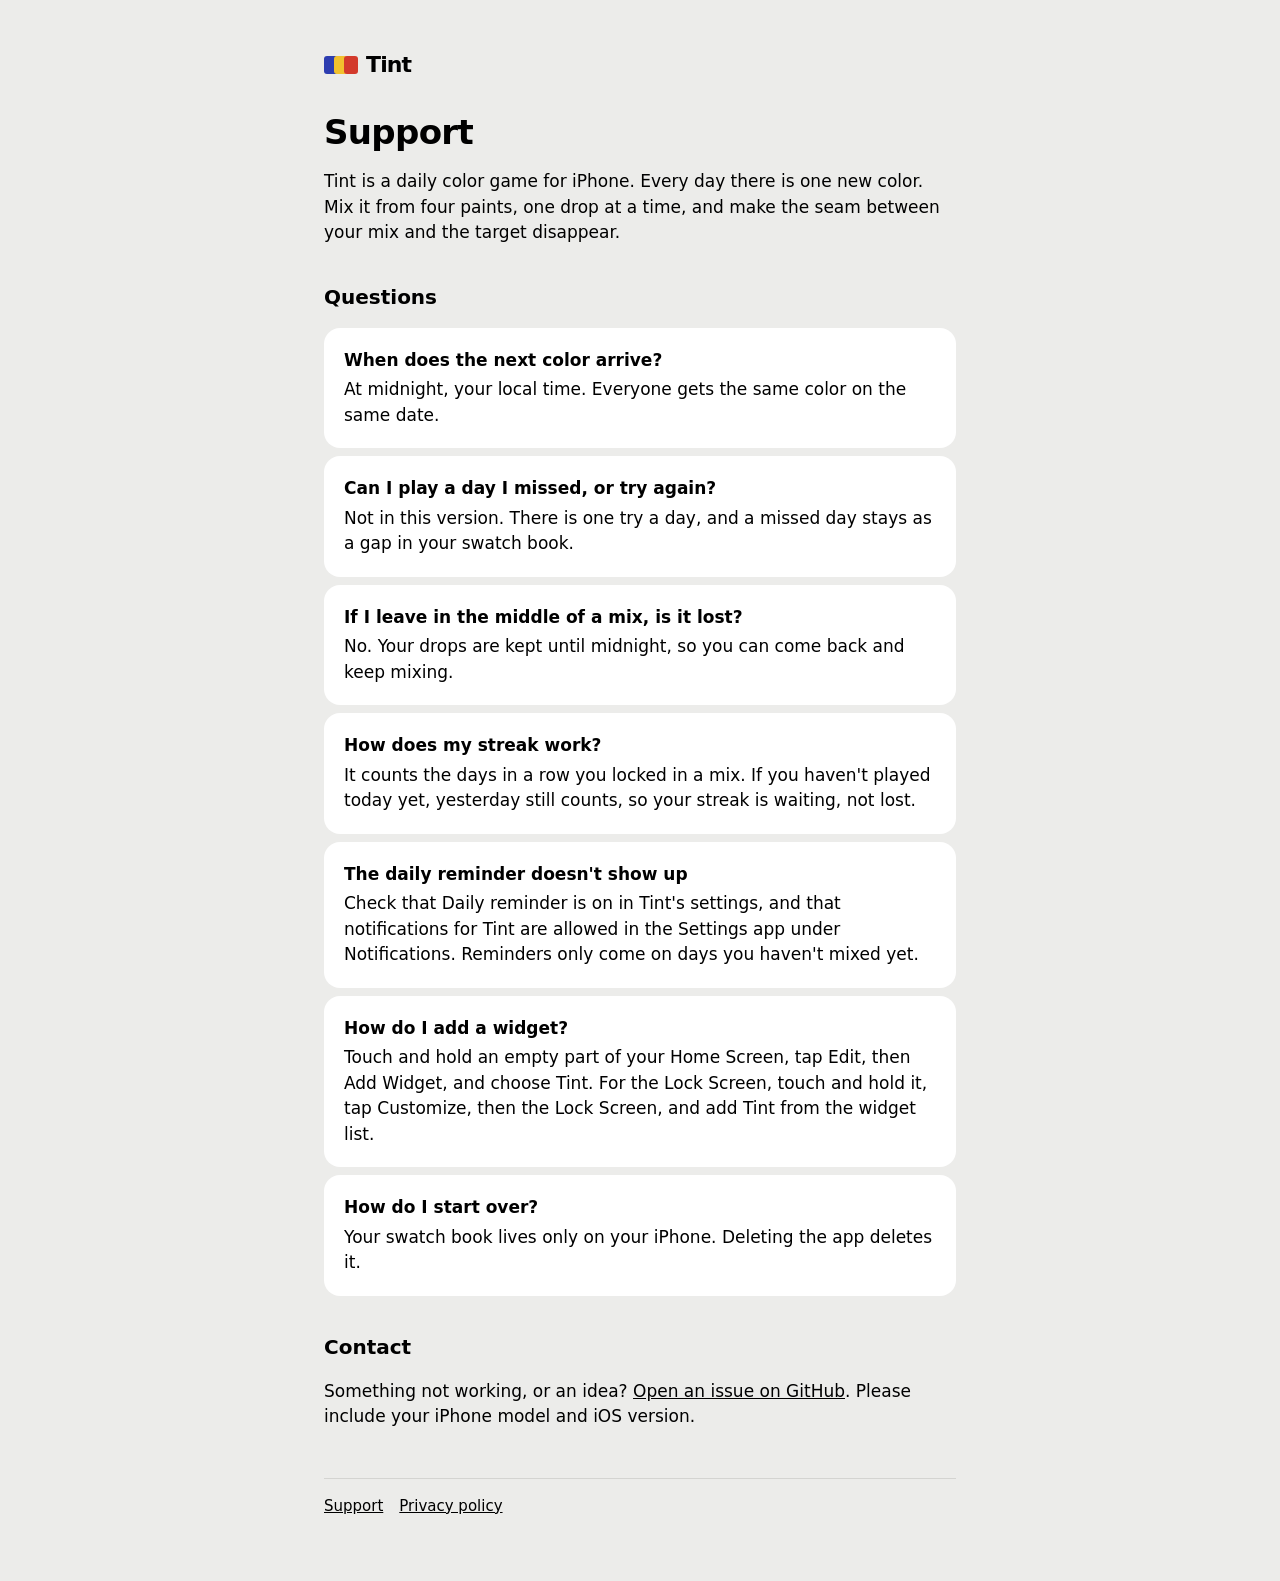
<file: index.html>
<!doctype html>
<html lang="en">
<head>
<meta charset="utf-8">
<meta name="viewport" content="width=device-width, initial-scale=1">
<title>Tint support</title>
<meta name="description" content="Help with Tint, the daily color mixing game for iPhone.">
<link rel="stylesheet" href="style.css">
</head>
<body>
<main>
<header>
  <div class="chips" aria-hidden="true"><span style="background:#2d3db0"></span><span style="background:#f2c12e"></span><span style="background:#d33a2c"></span></div>
  <a class="wordmark" href="./">Tint</a>
</header>

<h1>Support</h1>
<p>Tint is a daily color game for iPhone. Every day there is one new color. Mix it from four paints, one drop
at a time, and make the seam between your mix and the target disappear.</p>

<h2>Questions</h2>

<div class="card">
  <h3>When does the next color arrive?</h3>
  <p>At midnight, your local time. Everyone gets the same color on the same date.</p>
</div>
<div class="card">
  <h3>Can I play a day I missed, or try again?</h3>
  <p>Not in this version. There is one try a day, and a missed day stays as a gap in your swatch book.</p>
</div>
<div class="card">
  <h3>If I leave in the middle of a mix, is it lost?</h3>
  <p>No. Your drops are kept until midnight, so you can come back and keep mixing.</p>
</div>
<div class="card">
  <h3>How does my streak work?</h3>
  <p>It counts the days in a row you locked in a mix. If you haven't played today yet, yesterday still
  counts, so your streak is waiting, not lost.</p>
</div>
<div class="card">
  <h3>The daily reminder doesn't show up</h3>
  <p>Check that Daily reminder is on in Tint's settings, and that notifications for Tint are allowed in the
  Settings app under Notifications. Reminders only come on days you haven't mixed yet.</p>
</div>
<div class="card">
  <h3>How do I add a widget?</h3>
  <p>Touch and hold an empty part of your Home Screen, tap Edit, then Add Widget, and choose Tint. For the
  Lock Screen, touch and hold it, tap Customize, then the Lock Screen, and add Tint from the widget list.</p>
</div>
<div class="card">
  <h3>How do I start over?</h3>
  <p>Your swatch book lives only on your iPhone. Deleting the app deletes it.</p>
</div>

<h2>Contact</h2>
<p>Something not working, or an idea? <a href="https://github.com/sbagoudou/tint-app/issues">Open an issue on
GitHub</a>. Please include your iPhone model and iOS version.</p>

<footer class="muted"><a href="./">Support</a><a href="privacy.html">Privacy policy</a></footer>
</main>
</body>
</html>
</file>
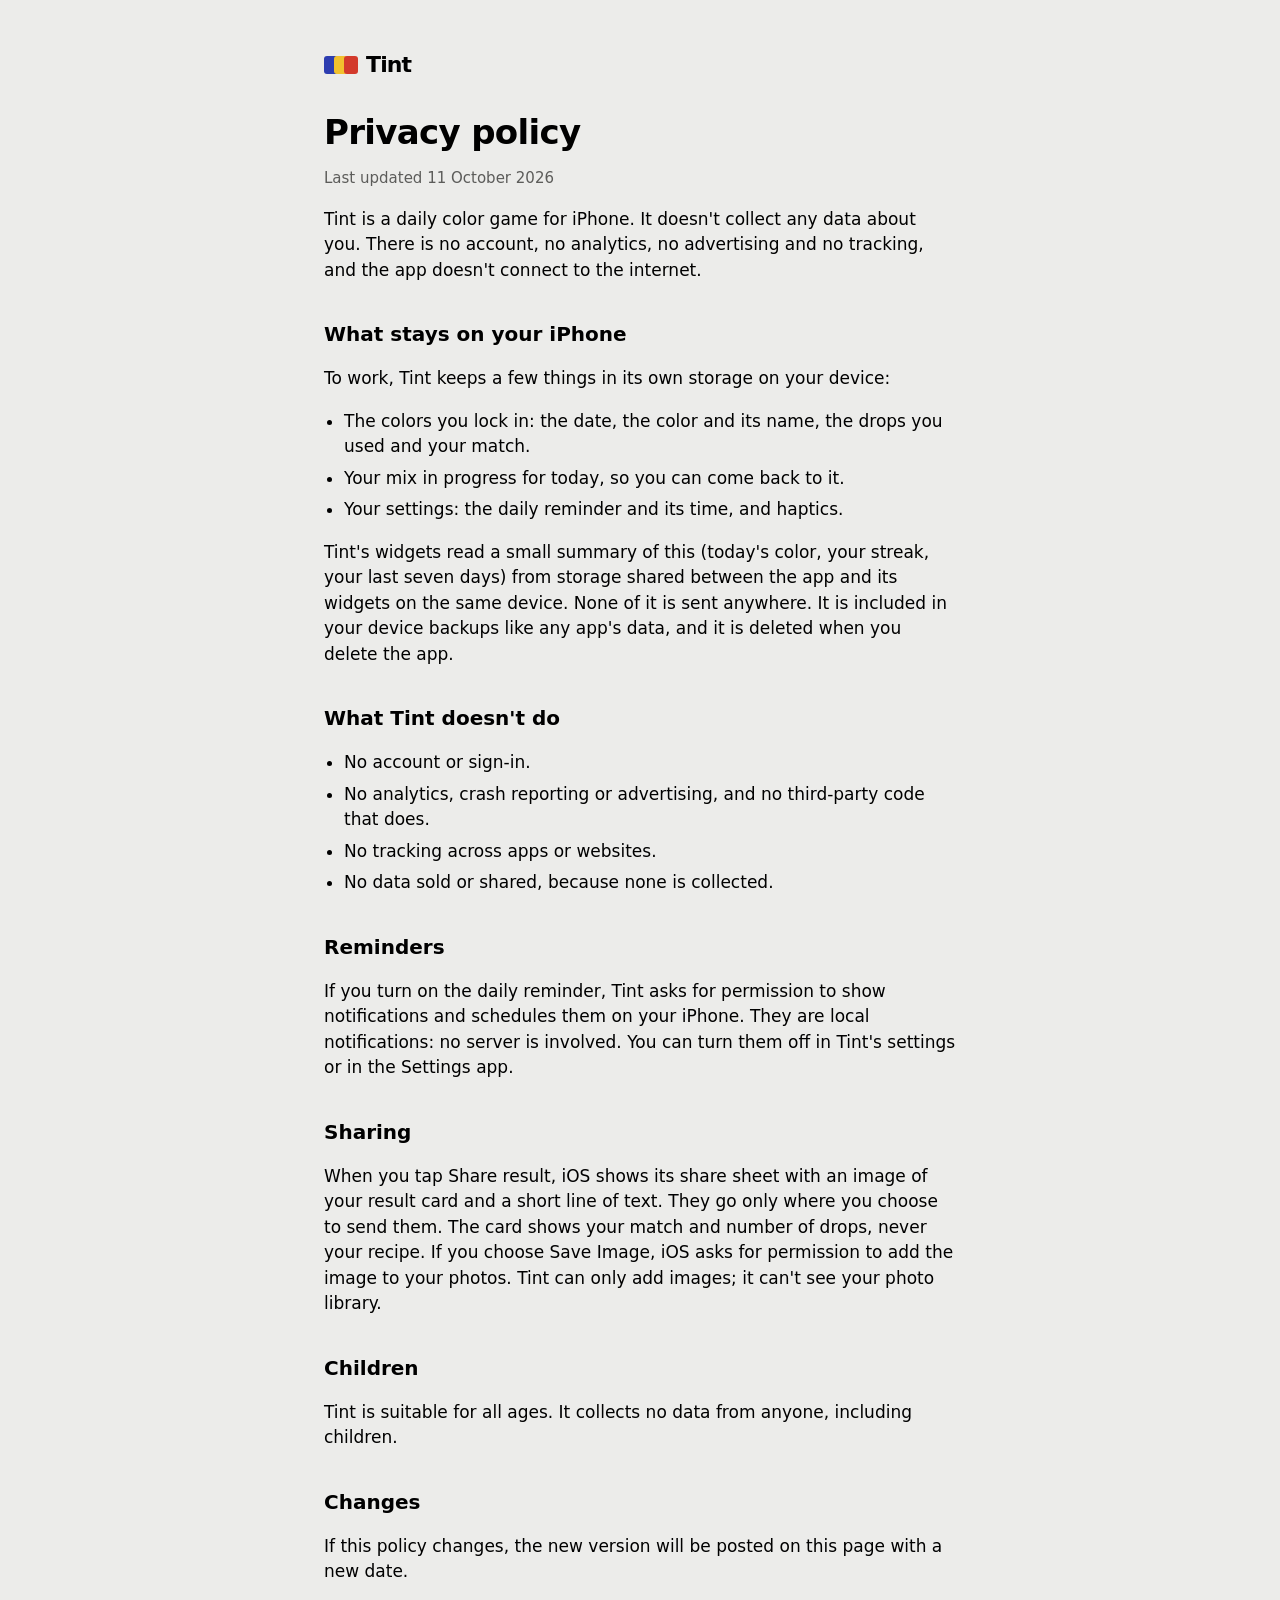
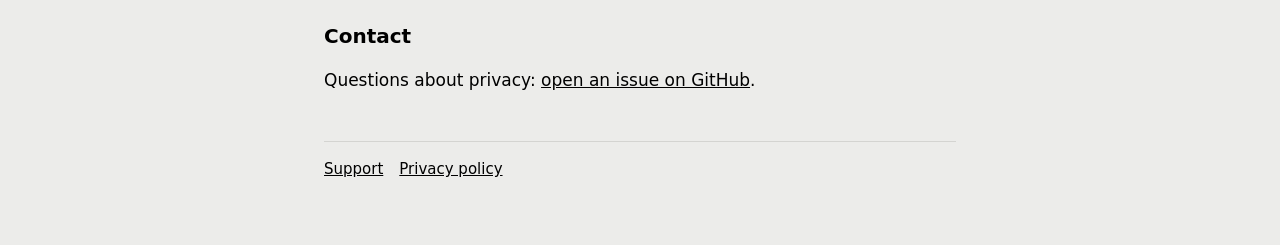
<file: privacy.html>
<!doctype html>
<html lang="en">
<head>
<meta charset="utf-8">
<meta name="viewport" content="width=device-width, initial-scale=1">
<title>Tint privacy policy</title>
<meta name="description" content="Tint collects no data. Everything stays on your iPhone.">
<link rel="stylesheet" href="style.css">
</head>
<body>
<main>
<header>
  <div class="chips" aria-hidden="true"><span style="background:#2d3db0"></span><span style="background:#f2c12e"></span><span style="background:#d33a2c"></span></div>
  <a class="wordmark" href="./">Tint</a>
</header>

<h1>Privacy policy</h1>
<p class="muted">Last updated 11 October 2026</p>

<p>Tint is a daily color game for iPhone. It doesn't collect any data about you. There is no account, no
analytics, no advertising and no tracking, and the app doesn't connect to the internet.</p>

<h2>What stays on your iPhone</h2>
<p>To work, Tint keeps a few things in its own storage on your device:</p>
<ul>
  <li>The colors you lock in: the date, the color and its name, the drops you used and your match.</li>
  <li>Your mix in progress for today, so you can come back to it.</li>
  <li>Your settings: the daily reminder and its time, and haptics.</li>
</ul>
<p>Tint's widgets read a small summary of this (today's color, your streak, your last seven days) from
storage shared between the app and its widgets on the same device. None of it is sent anywhere. It is
included in your device backups like any app's data, and it is deleted when you delete the app.</p>

<h2>What Tint doesn't do</h2>
<ul>
  <li>No account or sign-in.</li>
  <li>No analytics, crash reporting or advertising, and no third-party code that does.</li>
  <li>No tracking across apps or websites.</li>
  <li>No data sold or shared, because none is collected.</li>
</ul>

<h2>Reminders</h2>
<p>If you turn on the daily reminder, Tint asks for permission to show notifications and schedules them on
your iPhone. They are local notifications: no server is involved. You can turn them off in Tint's settings
or in the Settings app.</p>

<h2>Sharing</h2>
<p>When you tap Share result, iOS shows its share sheet with an image of your result card and a short line of
text. They go only where you choose to send them. The card shows your match and number of drops, never
your recipe. If you choose Save Image, iOS asks for permission to add the image to your photos. Tint can
only add images; it can't see your photo library.</p>

<h2>Children</h2>
<p>Tint is suitable for all ages. It collects no data from anyone, including children.</p>

<h2>Changes</h2>
<p>If this policy changes, the new version will be posted on this page with a new date.</p>

<h2>Contact</h2>
<p>Questions about privacy: <a href="https://github.com/sbagoudou/tint-app/issues">open an issue on GitHub</a>.</p>

<footer class="muted"><a href="./">Support</a><a href="privacy.html">Privacy policy</a></footer>
</main>
</body>
</html>
</file>
<file: style.css>
/* Tint's chrome: neutral greys only; color comes from paint. Tokens from the app's TintTokens. */
:root {
  --booth: #ececea;
  --paper: #ffffff;
  --ink: #000000;
  --ink-muted: #5c5c5a;
  --hairline: #d4d4d1;
}
@media (prefers-color-scheme: dark) {
  :root {
    --booth: #1a1a1a;
    --paper: #262626;
    --ink: #ffffff;
    --ink-muted: #a3a3a0;
    --hairline: #3a3a3a;
  }
}
* { box-sizing: border-box; }
body {
  margin: 0;
  background: var(--booth);
  color: var(--ink);
  font: 17px/1.5 -apple-system, BlinkMacSystemFont, "SF Pro Text", system-ui, sans-serif;
  -webkit-text-size-adjust: 100%;
}
main { max-width: 680px; margin: 0 auto; padding: 48px 24px 64px; }
header { display: flex; align-items: center; gap: 12px; margin-bottom: 32px; }
.chips { display: flex; }
.chips span { width: 14px; height: 18px; border-radius: 3px; margin-right: -4px; }
.wordmark { font-weight: 700; font-size: 22px; letter-spacing: -0.04em; color: var(--ink); text-decoration: none; }
h1 { font-size: 34px; line-height: 1.15; letter-spacing: -0.02em; margin: 0 0 8px; }
h2 { font-size: 20px; margin: 36px 0 8px; }
p, li { color: var(--ink); }
.muted { color: var(--ink-muted); font-size: 15px; }
ul { padding-left: 20px; }
li { margin-bottom: 6px; }
a { color: var(--ink); }
.card { background: var(--paper); border-radius: 16px; padding: 4px 20px; margin-top: 16px; }
.card h3 { font-size: 17px; margin: 16px 0 4px; }
.card p { margin: 0 0 16px; }
.card + .card { margin-top: 8px; }
footer { margin-top: 48px; padding-top: 16px; border-top: 1px solid var(--hairline); }
footer a { margin-right: 16px; }
</file>
